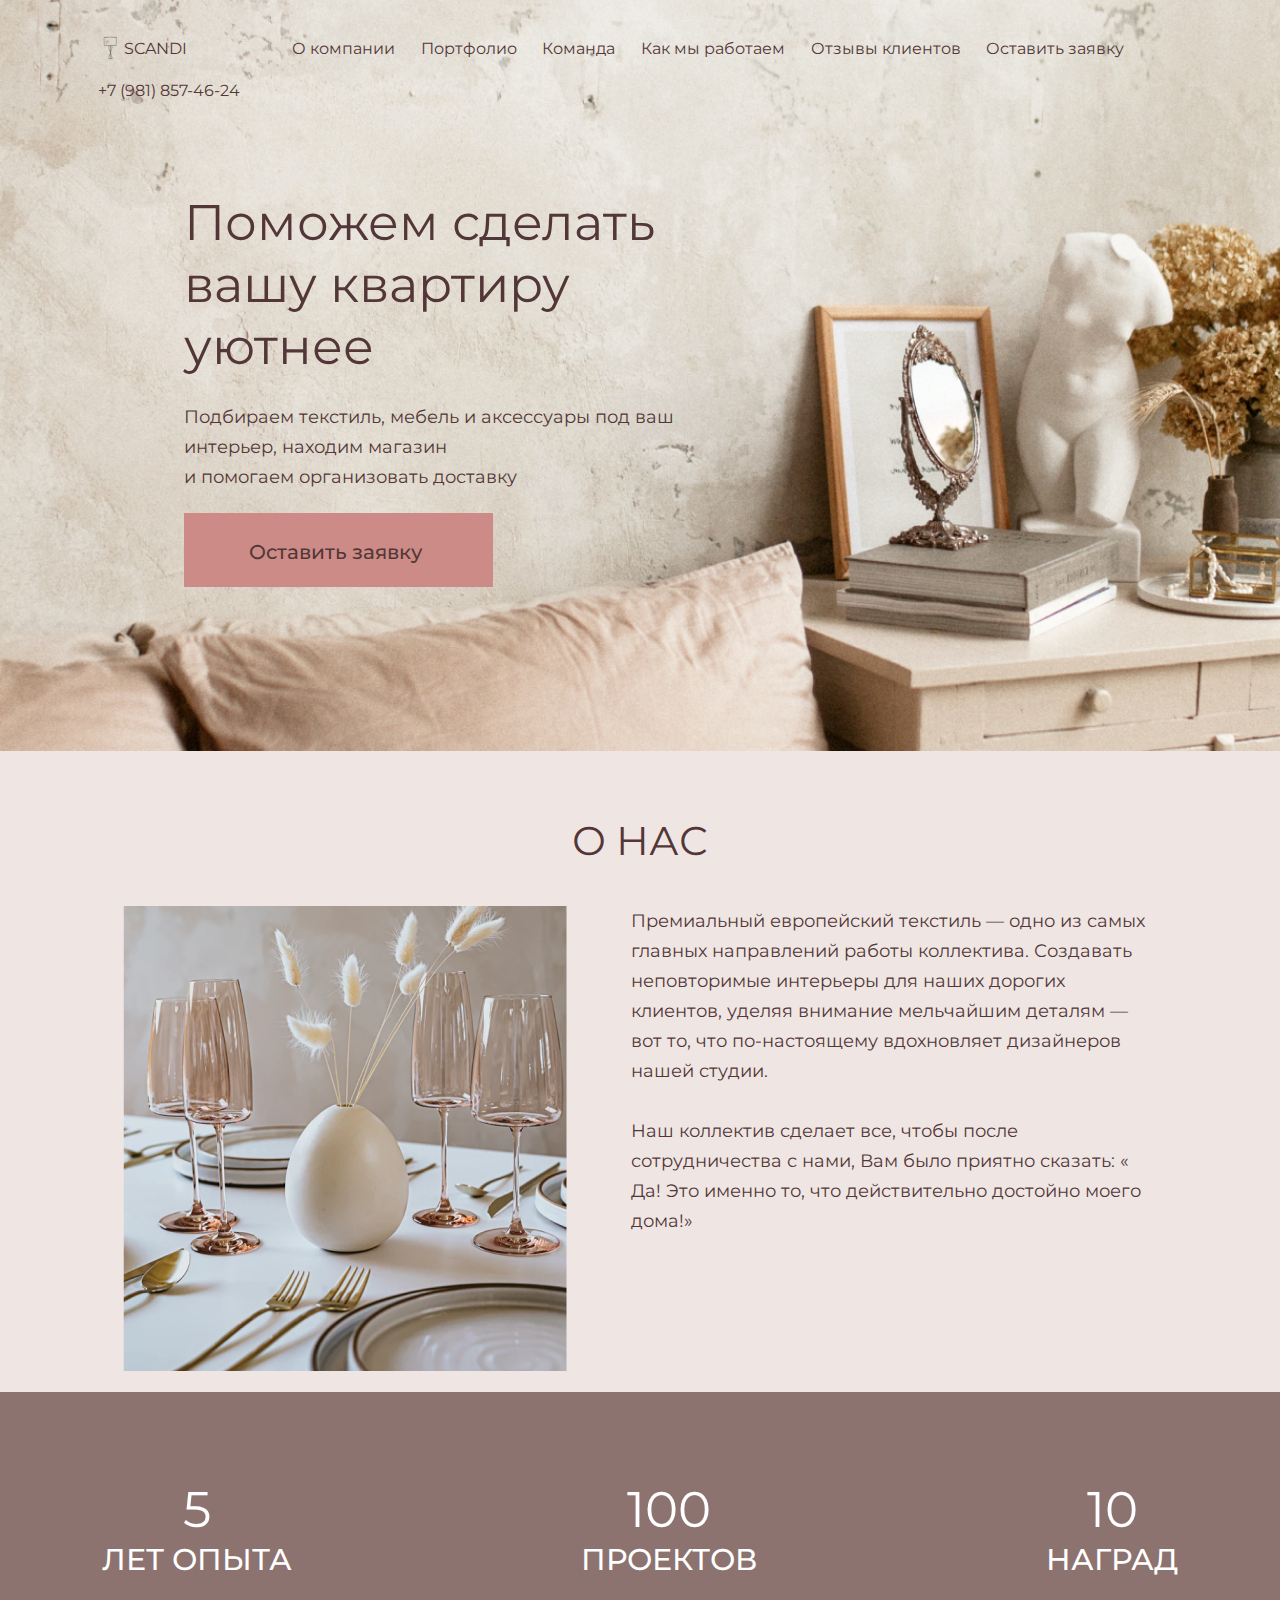
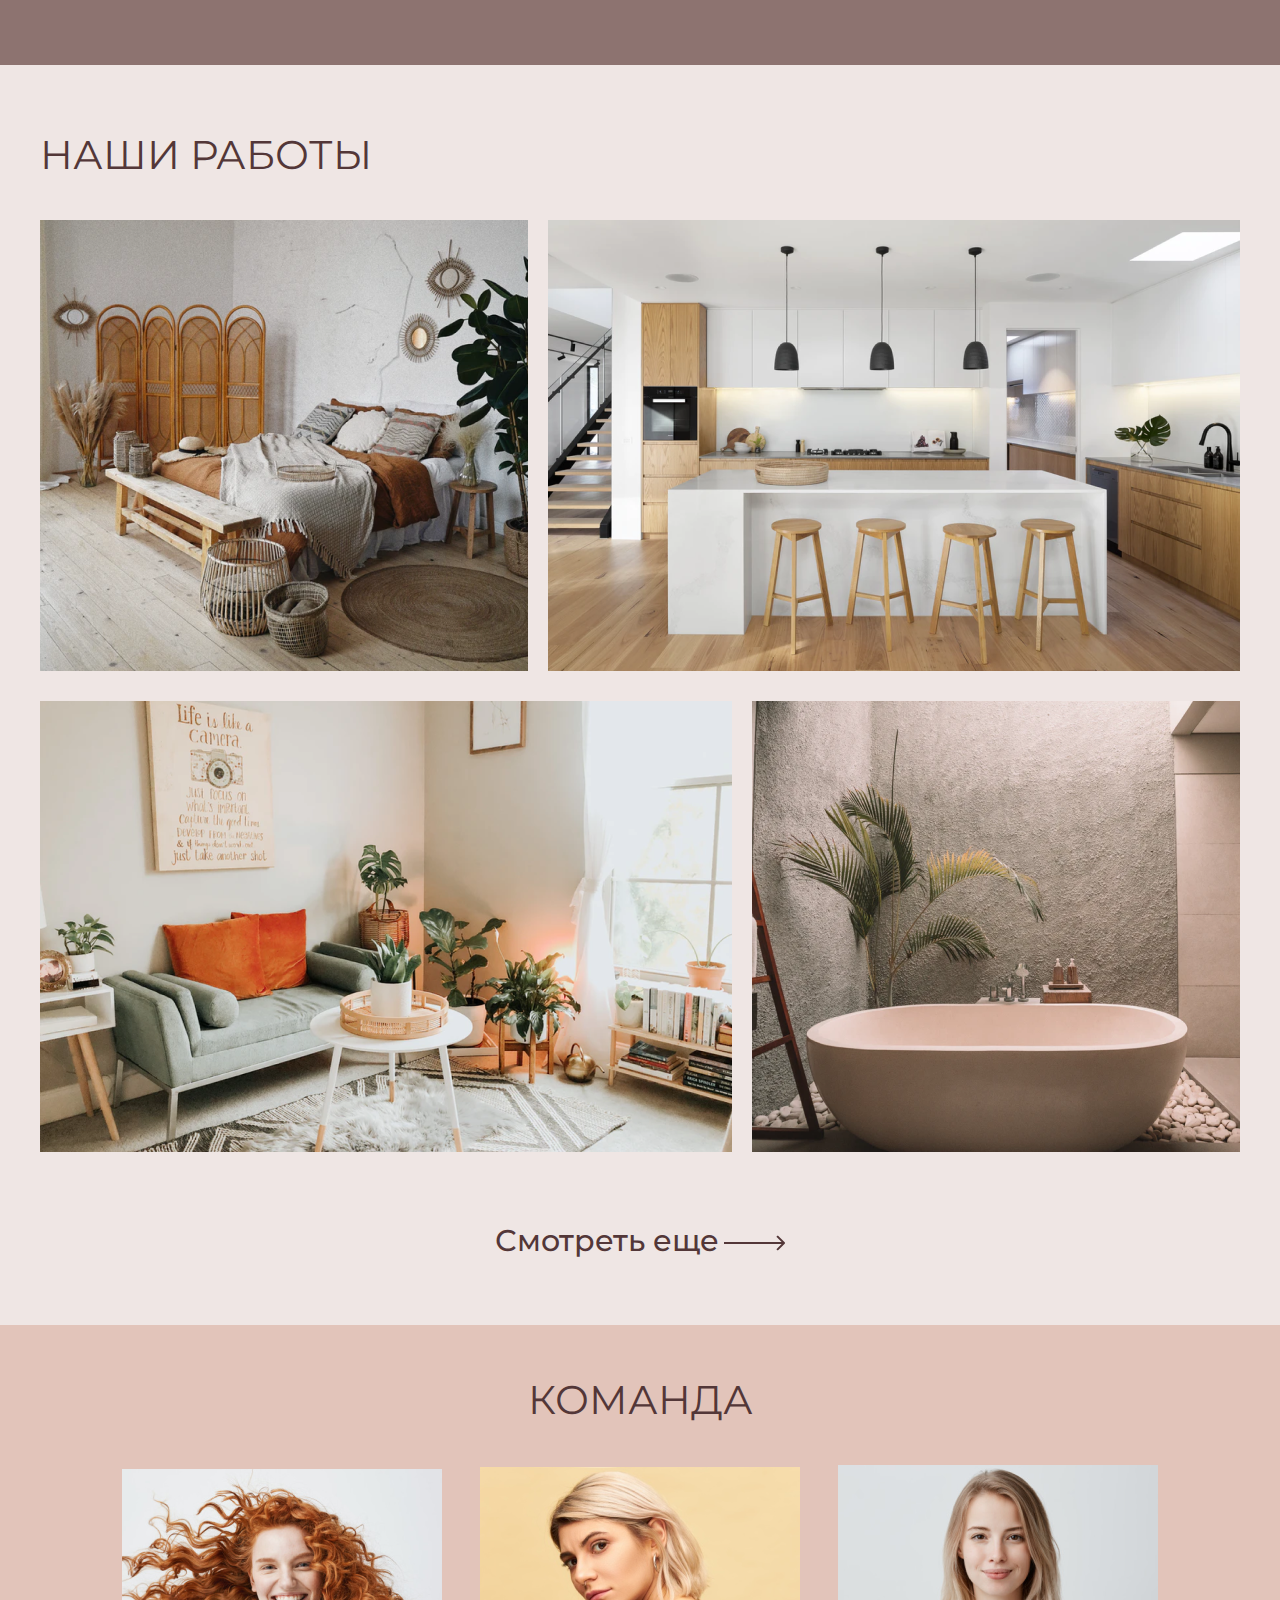
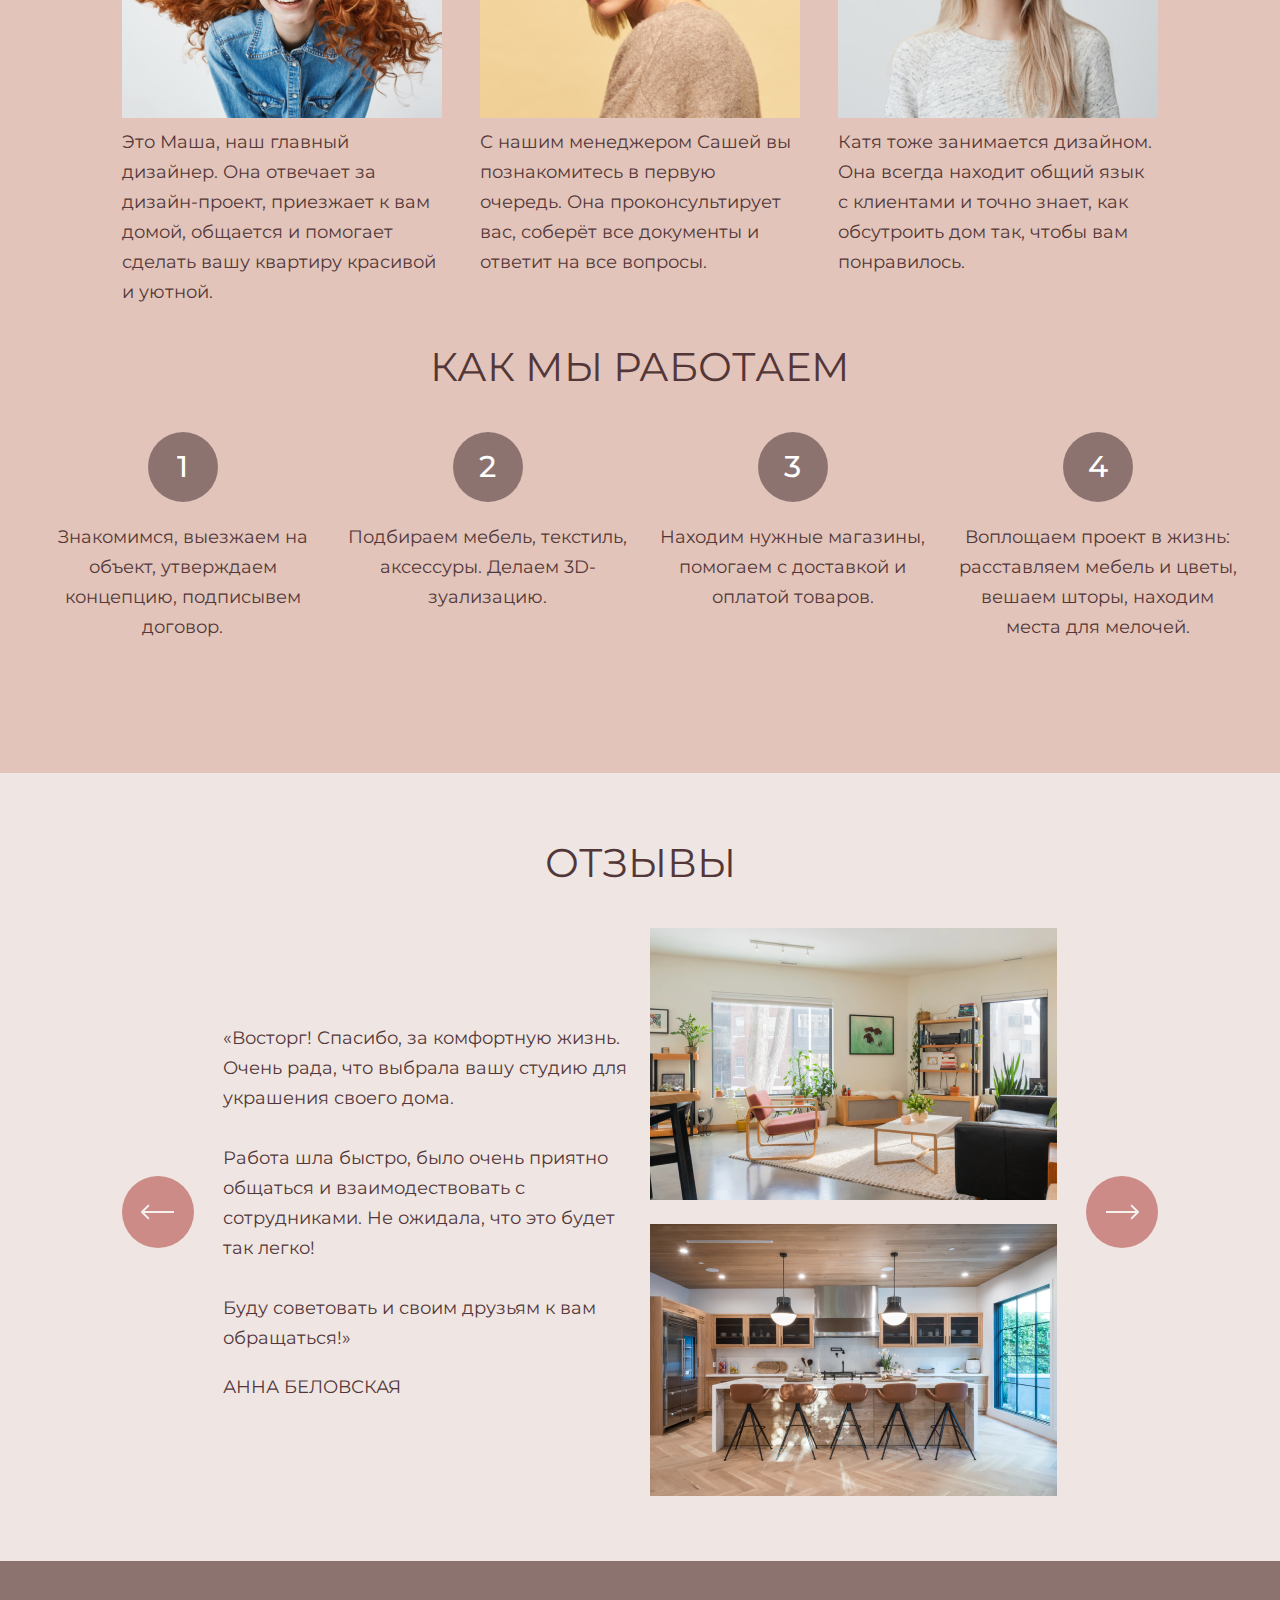
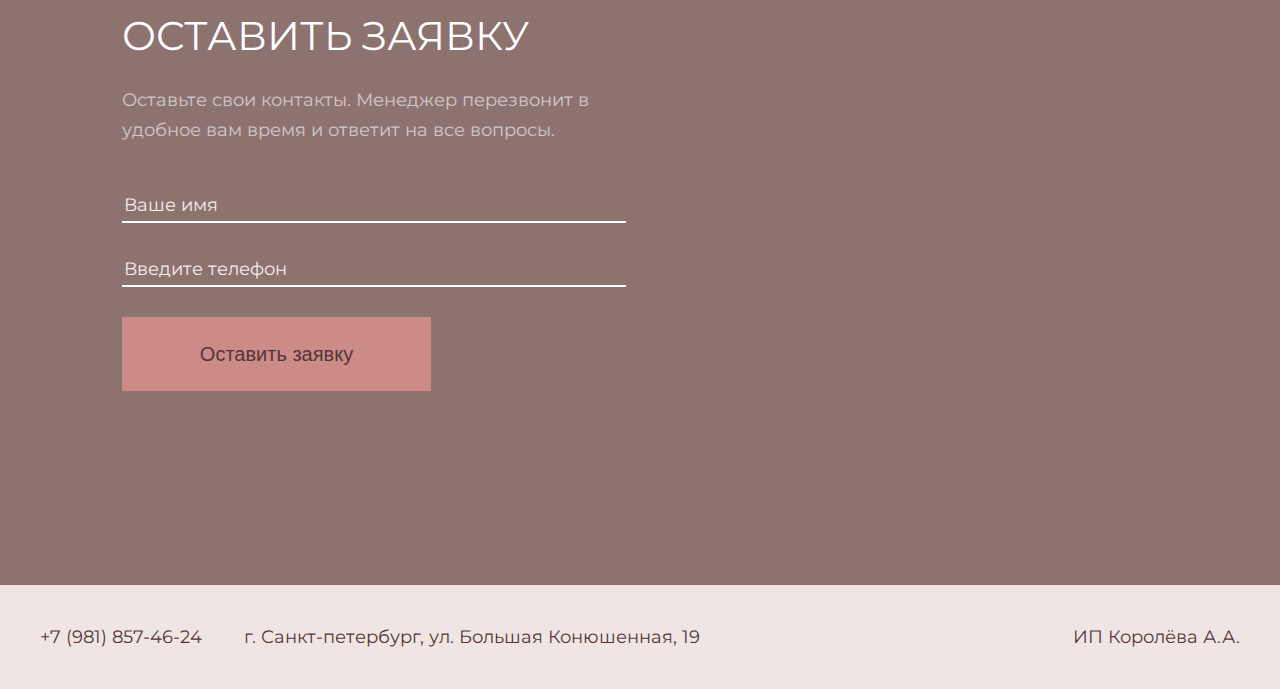
<file: SCANDI/index.html>
<!DOCTYPE html>
<html lang="ru">
    <head>
        <meta charset="UTF-8">
        <meta http-equiv="X-UA-Compatible" content="IE=edge">
        <meta name="viewport" content="width=device-width, initial-scale=1.0">
	<meta name="description" content="Scandi, Подбираем текстиль, мебель и аксессуары под ваш интерьер, находим магазин
        и помогаем организовать доставку">
        <meta name="keywords" content="Scandi, интерьер, дизайн">
        <link rel="stylesheet" href="style.css">
	<link rel="icon" href="favicon.png" sizes="32x32" type="image/png">
        <link rel="icon" href="favicon.png" sizes="16x16" type="image/png">
        <link href="https://fonts.googleapis.com/css2?family=Montserrat:wght@400;500;600;700&display=swap" rel="stylesheet">
        <title>Scandi</title>
    </head>
    <body>
        <header>
            <nav class="menu">
                <div class="logo">
                   
                        <img src="img/logo.svg" alt="Логотип">
                         <a href="#" title="На главную">SCANDI</a>
                </div>
                <div class="menu-list">
                    <div><a href="#about-us">О компании</a></div>
                    <div><a href="#works">Портфолио</a></div>
                    <div><a href="#team">Команда</a></div>
                    <div><a href="#work-scheme">Как мы работаем</a></div>
                    <div><a href="#feedback">Отзывы клиентов</a></div>
                    <div><a href="#application">Оставить заявку</a></div>
                
                </div>
                <div class="phone-number">
                    <a href="tel:+79818574624">+7 (981) 857-46-24</a>
                </div>
                <div class="menu-list-mini">
                    <div><a href="#about-us">О компании</a></div>
                    <div><a href="#works">Портфолио</a></div>
                    <div><a href="#team">Команда</a></div>
                    <div><a href="#work-scheme">Как мы работаем</a></div>
                    <div><a href="#feedback">Отзывы клиентов</a></div>
                    <div><a href="#application">Оставить заявку</a></div>
                
                </div>
            </nav>
            
            <div class="slogan">
                <h1>Поможем сделать вашу квартиру уютнее</h1>
                <p>Подбираем текстиль, мебель и аксессуары под ваш интерьер, находим магазин<br> и помогаем организовать доставку </p>
                <div class="button">
                    <span><a href="#application">Оставить заявку</a></span>
                </div>
            </div>
        </header>
        <main>
            <section class="about-us-section">
                <h2 id="about-us">о нас</h2>
                <div class="about-us">   
                    <div class="about-us-image">
                        <img src="img/about_us.png" alt="Сервировка стола">
                    </div>
                    <div class="about-us-text" >
                            <p>Премиальный европейский текстиль — одно из самых главных направлений работы коллектива. 
                            Создавать неповторимые интерьеры для наших дорогих клиентов, уделяя внимание мельчайшим деталям — вот то, 
                            что по-настоящему вдохновляет дизайнеров нашей студии.</p>
                            <p>Наш коллектив сделает все, чтобы после сотрудничества с нами,  Вам было приятно сказать:
                            « Да! Это именно то, что действительно достойно моего дома!»</p>
                    </div>
                </div> 
            </section>
                <section class="achievements-section">
                    
                        <div>
                            <p class="number">5</p> 
                            <p class="text">лет опыта</p>
                        </div>
                        <div>
                            <p class="number">100</p> 
                            <p class="text">проектов</p>
                        </div>
                        <div>
                            <p class="number">10</p> 
                            <p class="text">наград</p>
                        </div>
                                    
                </section>
        
                
                <section class="works-section">
                    <h2 id="works">наши работы</h2>
                    <div class="works">
                        <div class="work work1">
                            <div class="work-hover">
                                <h3>Квартира-студия<br> 30 кв.м.</h3>
                                <p>В квартире были светлые стены и тёплые цвета. Мы сконцентрировались на отсылках к природе
                                     и сделали ребятам уютный интерьер, отсылающий к виллам островов Бали.</p>
                            </div>
                        </div>
                        <div class="work work2">
                            <div class="work-hover-wide">
                                <h3>Кухня-студия<br> 20 кв.м.</h3>
                                <p>В дизайне кухни были применены светлые и тёплые тона. Интерьер наполнен мебелью 
                                    из экологически чистых материалов. </p>
                                </div>
                        </div>
                        <div class="work work3">
                            <div class="work-hover-wide">
                                <h3>Квартира в скандинавском стиле<br> 50 кв.м.</h3>
                                <p>Простая модернистская мебель была дополнена винтажными предметами. 
                                    Скандинавский стиль всячески старается подчеркнуть свою природную направленность: 
                                    в отделке деревом, в изогнутых линиях, горшках с цветами, вазами с веточками </p>
                            </div>
                        </div>
                        <div class="work work4">
                            <div class="work-hover">
                                <h3>Квартира в стиле "Кантри"<br> 75 кв.м.</h3>
                                <p>При использовании мебели из древесины было важно позаботиться о покрытии ее специальным
                                     составом для защиты от негативного влияния влаги.
                                     Гамма светлая, коричневая или красная. Дополнить общую атмосферу помогли  предметы под старину.
                                </p>
                                
                            </div>
                        </div>
                    </div>
                <div class="else"><a href="#no_scroll"><span>Смотреть еще</span> <img src="img/Arrow3.svg" alt="Стрелка вправо"></a></div>
                
                
                </section>
                <section class="team-section" >
                	<div class="team-box">
	                    <h2 id="team">команда</h2>
	                    <div class="team">
	                        <div class="member">
	                        	<img src="img/Masha.png" alt="Фото Маши" width="320" height="253">
                                <p>Это Маша, наш главный дизайнер. Она отвечает за дизайн-проект, приезжает к вам домой, общается и помогает сделать вашу квартиру красивой и уютной.</p>
	                        </div>
	                        <div class="member">
	                        	<img src="img/Sasha.png" alt="Фото Саши" width="320" height="253">
	                        	<p>С нашим менеджером Сашей вы познакомитесь в первую очередь. Она проконсультирует вас, соберёт все документы и ответит на все вопросы.</p>
	                        </div>
	                        <div class="member">
	                        	<img src="img/Kate.png" alt="Фото Кати" width="320" height="253">
	                        	<p>Катя тоже занимается дизайном. Она всегда находит общий язык с клиентами и точно знает, как обсутроить дом так, чтобы вам понравилось.</p>
	                        </div>
                        </div>
                    </div>
                    <div class="work-scheme-box">
	                    <h2 id="work-scheme">как мы работаем</h2>
	                    <div class="work-scheme">
	                        <div class="stage">
	                            <div class="circle">1</div>
	                            <p>Знакомимся, выезжаем на объект, утверждаем концепцию, подписывем договор.</p>
	                        </div>
	                        <div class="stage">
	                            <div class="circle">2</div>
	                            <p>Подбираем мебель, текстиль, аксессуры. Делаем 3D-зуализацию.</p>
	                        </div>
	                        <div class="stage">
	                            <div class="circle">3</div>
	                            <p>Находим нужные магазины, помогаем с доставкой и оплатой товаров.</p>
	                        </div>
	                        <div class="stage">
	                            <div class="circle">4</div>
	                            <p>Воплощаем проект в жизнь: расставляем мебель и цветы, вешаем шторы, находим места для мелочей.</p>
	                        </div>
	                        
	                    </div>
                    </div>
                </section>
                <section class="feedback-section" >
                    <h2 id="feedback">отзывы</h2>
                    <div class="feedback-section-flex">
                        <div class="arrow-left arrow">
                        	<a href="#no_scroll">
                        		<img src="img/arrow-left.svg" alt="Стрелка влево" width="72" height="72">
                        	</a>
                        </div>
                        <article class="feedback">
                            <div class="feedback-text">
                                <p>«Восторг! Спасибо, за комфортную жизнь. Очень рада, что выбрала вашу студию для украшения своего дома.</p>
                                <p>Работа шла быстро, было очень приятно общаться и взаимодествовать с сотрудниками. Не ожидала, что это будет
                                    так легко!</p>
                                <p>Буду советовать и своим друзьям к вам обращаться!»</p>
                                <p>АННА БЕЛОВСКАЯ</p>
                            </div>
                            <div class="feedback-photo">
                                <img src="img/feedback1.png" alt="Большая комната">
                            
                                <img src="img/feedback2.png" alt="Кухня">
                            </div>
                        </article>
                        <div class="arrow-right arrow">
                        	<a href="#no_scroll">
                        		<img src="img/arrow-right.svg" alt="Стрелка вправо" width="72" height="72">
                        	</a>
                        </div>
                        <div class="arrow-mini">
                            <div class="arrow-left-mini arrow">
                                <a href="#no_scroll">
                                    <img src="img/arrow-left.svg" alt="Стрелка влево" width="72" height="72">
                                </a>
                            </div>
                            <div class="arrow-right-mini arrow">
                                <a href="#no_scroll">
                                    <img src="img/arrow-right.svg" alt="Стрелка вправо" width="72" height="72">
                                </a>
                            </div>
                        </div>
                    </div>
                </section>
                <section class="application-section">
                    <div class="application" >
                        <h2 id="application">оставить заявку</h2>
                        <p>Оставьте свои контакты. Менеджер перезвонит
                            в удобное вам время и ответит на все вопросы.</p>
                        <form>
                            <input type="text" name="name" id="name-field" placeholder="Ваше имя" required autocomplete="on"><br>
                            <input type="tel" name="phone-number" id="phone-number-field" placeholder="Введите телефон" required><br>
                            <input type="submit" name="application-button" value="Оставить заявку">
                        </form>
                    </div>
                    <div class="map"><iframe src="https://www.google.com/maps/embed?pb=!1m18!1m12!1m3!1d1998.5991043651586!2d30.320894616097!3d59.938794181876254!2m3!1f0!2f0!3f0!3m2!1i1024!2i768!4f13.1!3m3!1m2!1s0x4696310fca5ba729%3A0xea9c53d4493c879f!2z0JHQvtC70YzRiNCw0Y8g0JrQvtC90Y7RiNC10L3QvdCw0Y8g0YPQuy4sIDE5LCDQodCw0L3QutGCLdCf0LXRgtC10YDQsdGD0YDQsywg0KDQvtGB0YHQuNGPLCAxOTExODY!5e0!3m2!1sru!2sua!4v1615927970786!5m2!1sru!2sua" width="590" height="624" style="border:0;" allowfullscreen="" loading="lazy"></iframe></div>
                </section>
        </main>
        <footer class="footer-section">
            <p class="phone"><a href="tel:+79818574624">+7 (981) 857-46-24</a></p>
            <p class="address">г. Санкт-петербург, ул. Большая Конюшенная, 19</p>
            <p>ИП Королёва А.А.</p>
        </footer>
    </body>
</html>
</file>
<file: SCANDI/style.css>
body {
    min-height: 5372px;
    margin: 0 ;
    font-family: Montserrat;
    font-style: normal;
    font-weight: normal;
    background: #EFE6E4;
    color: #533738;
    font-size: 18px;
    line-height: 30px;

    
  }
  ul, h1, h2, h3, p, img {
     margin:0;
  }
  a {
    text-decoration: none;
    color: #533738;
  }
  h1, h2, h3 {
    color: #533738;
    font-style: normal;
    font-weight: normal;
    font-family: Montserrat;
  }
  h1 {
    font-size: 50px;
    line-height: 62px;
    
  }
  h2 {
    font-size: 40px;
    line-height: 50px;
    
    text-transform: uppercase;
  }

  /* ШАПКА */
 header {
   
    min-height: 715px;
    background: url("img/bg_header.jpg") no-repeat;
    background-size: cover;
    padding: 36px 100px 0 98px;
}
.menu {
  
    display: flex;
    flex-wrap: wrap;
    gap: 20px;/*new*/
    justify-content: space-between;
}
.logo {
    display: flex;
    margin-right: 80px;
    
    font-size: 16px;
    line-height: 20px;
   
}
.logo a {
    margin-top:auto;
    margin-bottom: auto;
}
.menu-list {
    display: flex;
    flex-wrap: wrap;
    justify-content: space-between;
    row-gap: 20px;
    margin-top: auto;
    margin-bottom: auto;
    margin-right: 35px;
    font-size: 16px;
    line-height: 20px;
    flex-grow: 1;
    
}
.menu-list-mini {
    display: none;
    flex-wrap: wrap;
    justify-content: center;
/*     row-gap: 20px; */
    column-gap: 20px;
    margin-top: auto;
    margin-bottom: auto;
    /* margin-right: 35px; */
    font-size: 16px;
    line-height: 20px;

    
   
    
}
.menu-list-mini div {
   
    border-radius: 5px;
    padding: 5px 10px;
    box-shadow: inset 0 0 5px 5px #E2C4BA;
    margin: 5px;
}
/* .menu-list-mini a {
   
    
} */
.menu-list a {
	padding: 5px;
}
.menu-list div, .menu-list-mini {
	flex-grow: 1;
}
.menu-list a:hover,
.menu-list-mini a:hover {
    /*text-transform: uppercase;*/
    /* filter: drop-shadow(0px 4px 4px rgba(0, 0, 0, 0.5)); */
    background-color: #E2C4BA;
    box-shadow:  0 0 5px 5px #E2C4BA;
    color: white;
    
}

.phone-number {
       
    font-size: 16px;
    line-height: 20px; 
    margin-top: auto;
    margin-bottom: auto;
}
.slogan {
    max-width: 534px;
    text-align: left;
    margin-left: 86px;
    margin-top: 91px;
   
}

header p {
    margin: 24px 0 21px 0;
   
}
.button {
    
    width: 179px;
    height: 24px;
    padding: 25px 65px;
    background: #CC8B86;
    
}
.button span {
    
    font-style: normal;
    font-weight: 500;
    font-size: 20px;
    line-height: 24px;
    color: #533738;
}
.button:hover {
   
    box-shadow: 0 0 12px 0 #533738 /* #E2C4BA;*/
}
/* О НАС */
.about-us-section{
    min-height: 576px;
    margin-top: 65px;

    text-align: center;

}
.about-us {
    display: flex;
    flex-wrap: wrap;
    justify-content: center;
    column-gap: 64px;
    row-gap: 20px;
    margin-top: 40px;

}
.about-us p {
    max-width: 528px;
    text-align: left;
    padding-bottom: 30px;
}
.about-us-image {
	line-height: 0;
	max-width: 445px;
}
.about-us-image img {
    max-width: 100%;
    height: auto;
}
/* ДОСТИЖЕНИЯ */

.achievements-section {
    max-width: 1400px;
    min-height: 273px;
    background: #8D7370;
    display: flex;
    flex-wrap: wrap;
    text-align: center;
    column-gap: 269px;
    row-gap: 81px;
    justify-content: center;
    
   
}

.achievements-section div {
    margin-top: auto;
    margin-bottom: auto;
    padding: 10px;
    
}
p.text {
    font-weight: 500;
    font-size: 30px;
    line-height: 37px;
    text-transform: uppercase;
    color: #ffffff;
}
p.number {
    font-size: 50px;
    line-height: 62px;
    color: #ffffff;
}
/* НАШИ РАБОТЫ */
.works-section {
    min-height: 1099px;
    max-width: 1200px;
    margin: 65px auto;
    text-align: center;

}
.works-section h2 {
	text-align: left;
	
}
.works {
    display: flex; 
    flex-wrap: wrap; 
    column-gap: 20px;  
/*     row-gap: 30px; */
    justify-content: center;
    margin: 40px auto;
   
}
.work {
    line-height: 0;
    height:451px;
    position: relative;
    background-size: cover;
    margin-bottom: 30px;
    
}
.work1 {
    background-image: url("img/work1.png");
    width: 488px;
   
}
.work2 {
    background-image: url("img/work2.png");
    width: 692px;
    
}
.work3 {
    background-image: url("img/work3.png");
    width: 692px;
    
   
}
.work4 {
    background-image: url("img/work4.png");
    width: 488px;
    margin-bottom: 0;
    
}

.work-hover,
.work-hover-wide {
    position: absolute;
    top:0;
    left: 0;
    height: 451px;
    opacity: 0;
/*     visibility: hidden; */
    width: 100%;
    color: #ffffff;
    background-color: rgb(100, 72, 69);
    transition: opacity;
    transition-duration: 0.8s;
    transition-timing-function: ease-in;
   
}

.work1:hover .work-hover,
.work2:hover .work-hover-wide,
.work3:hover .work-hover-wide,
.work4:hover .work-hover {
/*     visibility: visible; */
     opacity: 0.8;
    
}
.work h3 {
    font-weight: 500;
    font-size: 30px;
    line-height: 37px;
    color: #ffffff;
    
    margin: 86px auto 37px;
    
}
.work p {
    max-width: 418px;
    margin-right: auto;
    margin-left: auto;
    font-size: 18px;
    line-height: 30px;
    text-align: left;
    padding: 10px;
    
}


.else span {
    
    font-weight: 500;
    font-size: 30px;
    line-height: 37px;
    
   
}
.else a:hover {
    padding-left: 10px;
    filter: drop-shadow(0px 4px 4px rgba(0, 0, 0, 0.25));
}


/* КОМАНДА */
.team-section {

    min-height: 998px;
    text-align: center;
    background-color: #E2C4BA;
    padding-top: 50px;
    
}

.team {
    
    display: flex;
    flex-wrap: wrap;
    justify-content: center;
    column-gap: 38px;
    row-gap: 10px;
    margin: 40px auto 0;
    
}

.member {
    max-width: 320px;
    text-align: left;
}

.member img {
    max-width: 100%;
    height: auto;
    transition: transform .2s;
}
.member img:hover {
    transform: scale(1.2);
}


.work-scheme-box {
	max-width: 1200px;
	margin: 35px auto 80px;
	
}
.work-scheme {
    display: flex;
    flex-wrap: wrap;
    margin: 40px auto 0;
    column-gap: 20px;
    row-gap: 40px;
    justify-content:center;
    padding-bottom: 10px;
}
.stage {
    width: 285px;
    display: flex;
    flex-direction: column;
    align-items: center;
    row-gap: 20px;
    
    
}
.circle {
    display: flex;
    width: 70px;
    height: 70px;
    color: white;
    background-image: url("img/ellipse.svg");
    justify-content:center;
    align-items: center;
    font-weight: 500;
    font-size: 30px;
    line-height: 30px;
    
}

/* ОТЗЫВЫ */
.feedback-section {
    min-height: 658px;
    margin: 65px auto;
    text-align: center;
}
.feedback-section-flex {
	display: flex;
    flex-wrap: wrap;
	justify-content: center;
    column-gap: 29px;
    row-gap: 30px;
	align-items: center;
	margin-top: 40px;
	

}
.arrow {
    width: 72px;
    height: 72px;
}
.arrow:hover {
    opacity: 0.5;   
}
.arrow-left-mini {
    margin-right: 30px;
}

.arrow-left:hover, .arrow-left-mini:hover {
    transform: translateX(-10px);
}

.arrow-right:hover, .arrow-right-mini:hover {
    transform: translateX(10px);
}
.arrow-mini {
    display: none;
}
article.feedback {
	display: flex;
	flex-wrap: wrap;
    column-gap: 20px;	
	justify-content: center;
	align-items: center;
}

.feedback-text {
	max-width: 407px;
	text-align: left;
	/* margin-right: 20px; */
}
.feedback-text p:first-of-type,
.feedback-text p:nth-of-type(2)
 {
	padding-bottom: 30px;

}
.feedback-text p:last-of-type {
	padding-top: 19px;
}
.feedback-photo {
	
    max-width: 407px;
    line-height: 0;
}
.feedback-photo img {
    max-width: 100%;
    height: auto;
}
.feedback-photo img:first-of-type {
	margin-bottom: 24px;
}

/* ОСТАВИТЬ ЗАЯВКУ */
.application-section {
	display: flex;
	flex-wrap: wrap;
	gap:20px;
	justify-content: center;
	padding-left: 82px;
    min-height: 624px;
    background-color: #8D7370;
    color: #ffffff;
}
.application {
	max-width: 508px;
	margin-top: 50px;
}
.application h2 {
	margin-bottom: 24px;
	color: #ffffff;
}
.application p {
	margin-bottom: 44px;
	opacity: 0.6;
}

input[type="submit"] {
    width: 309px;
    height: 74px;
    background: #CC8B86;
    font-weight: 500;
    font-size: 20px;
    line-height: 24px;
    color: #533738;

    border: none;
    /*margin-top: 5px;*/
}
input[type="submit"]:hover {
	box-shadow: 0 0 12px 0 #533738 /* #E2C4BA;*/
}

input[type="text"], 
input[type="tel"] {
    font-size: 18px;
    line-height: 30px;
    background: #8D7370;
    color: #F6EDE9;
    font-family: Montserrat;
    border: none;
    border-bottom: 2px solid white ;
    margin-bottom: 30px;
    width: 500px;
}
input {outline:none;}
form input:focus {
    border-radius: 7px;
    border: 1px solid #ffffff;
    box-shadow: inset 0 0 6px 0 #ffffff;
    
    
}
::-webkit-input-placeholder {color:#F6EDE9;}
::-moz-placeholder          {color:#F6EDE9;;}/* Firefox 19+ */
:-moz-placeholder           {color:#F6EDE9;;}/* Firefox 18- */
:-ms-input-placeholder      {color:#F6EDE9;;} 
    

.map {
line-height: 0;
max-width: 590px;
}



/* ПОДВАЛ */
.footer-section {
    display: flex;
    flex-wrap: wrap;
    max-width: 1200px;
    min-height: 30px;
    margin: 37px auto;
}
.phone {
	margin-right: 42px;	
}
.address {
   
    margin-right: auto;
}

@media screen and (max-width: 600px) {
	header {
		padding: 36px 20px 0;
	}
	.slogan {
		margin-left: 20px;
		margin-top: 50px;
	}
	
	
	h2 {
		font-size: 30px;
		line-height: 40px;
	}
	.work h3 {
		font-size: 20px;
    		line-height: 27px;
		margin: 60px auto auto;
		
	}
	.work p {
		font-size: 15px;
    		line-height: 20px;
	}
	
	.work {
		width: 100%;
	}
	p {
		padding: 10px;
		font-size: 16px;
    		line-height: 25px;
	}
	.else span {
		font-size: 25px;
    		line-height: 35px;
	}
	
	.application-section {
		padding-left: 10px;
		
	}
	input[type="submit"]  {
		max-width: 180px;
		
	}
	.button { 
		padding: 30px 0;
		text-align: center;
	}
	.button span {
		font-size: 18px;
    	line-height: 20px;
	}
	input[type="text"], 
	input[type="tel"] {
		max-width: 220px;
	}
	/* .map {
		
		max-width: 200px;
	} */
	iframe {
		max-width: 100%;
		height: auto;
	}
}
@media screen and (max-width: 1050px) {
	.arrow-mini {
		display: flex;
		justify-content: center;
		margin-top: 20px;
	}
	.arrow-left, .arrow-right {
		display: none;
	}
	
}
@media screen and (max-width: 1256px) {
	.menu-list {
		display: none;
	}
	.menu-list-mini {
		display: flex;
	}
	
}
@media screen and (max-width: 1200px) {
	.works-section h2 {
		text-align: center;
	}
}
@media screen and (max-width: 1110px) {
	.achievements-section {
		column-gap: 150px;
	}
}
@media screen and (max-width: 935px) {
	p.text {
		font-size: 20px;
		line-height: 30px;
	}
	.achievements-section {
		row-gap: 10px;
	}
}
@media screen and (max-width: 742px) {
	h1 {
		font-size: 35px;
		line-height: 42px;
	}
}
</file>
